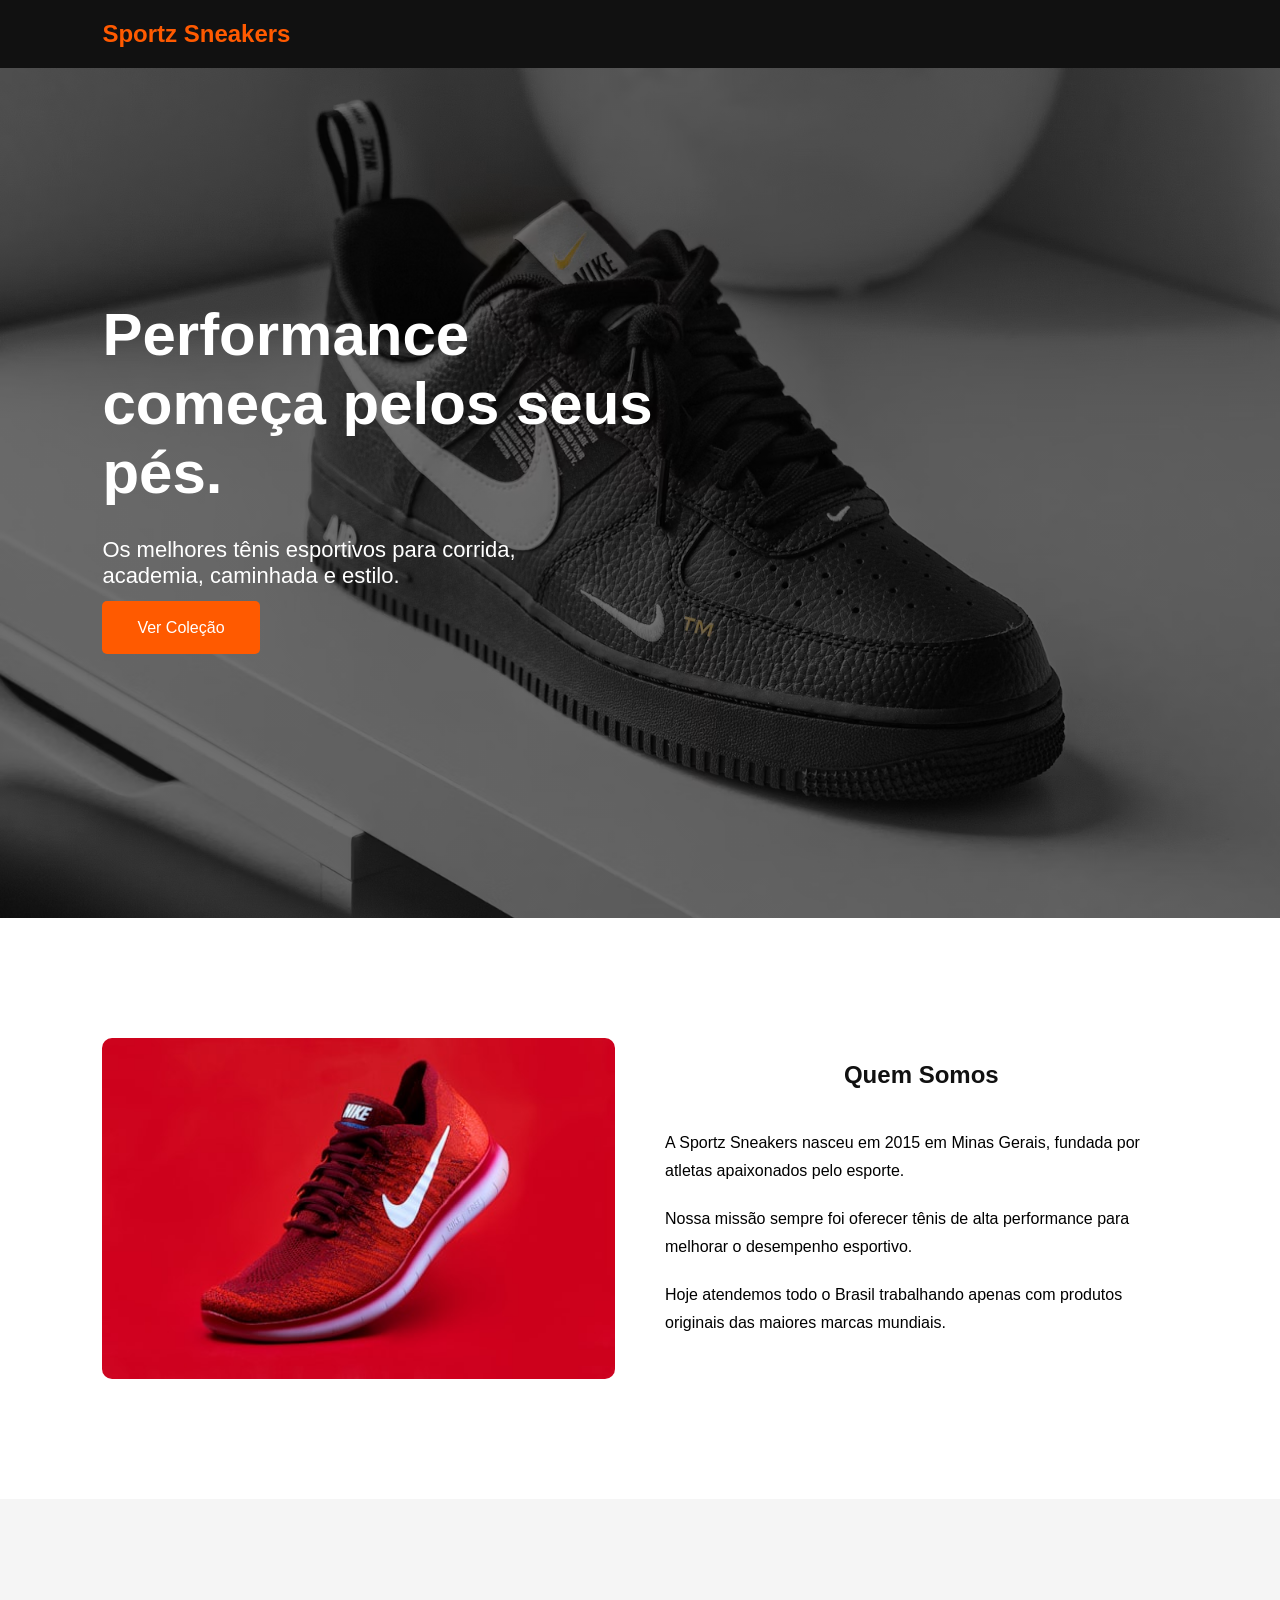
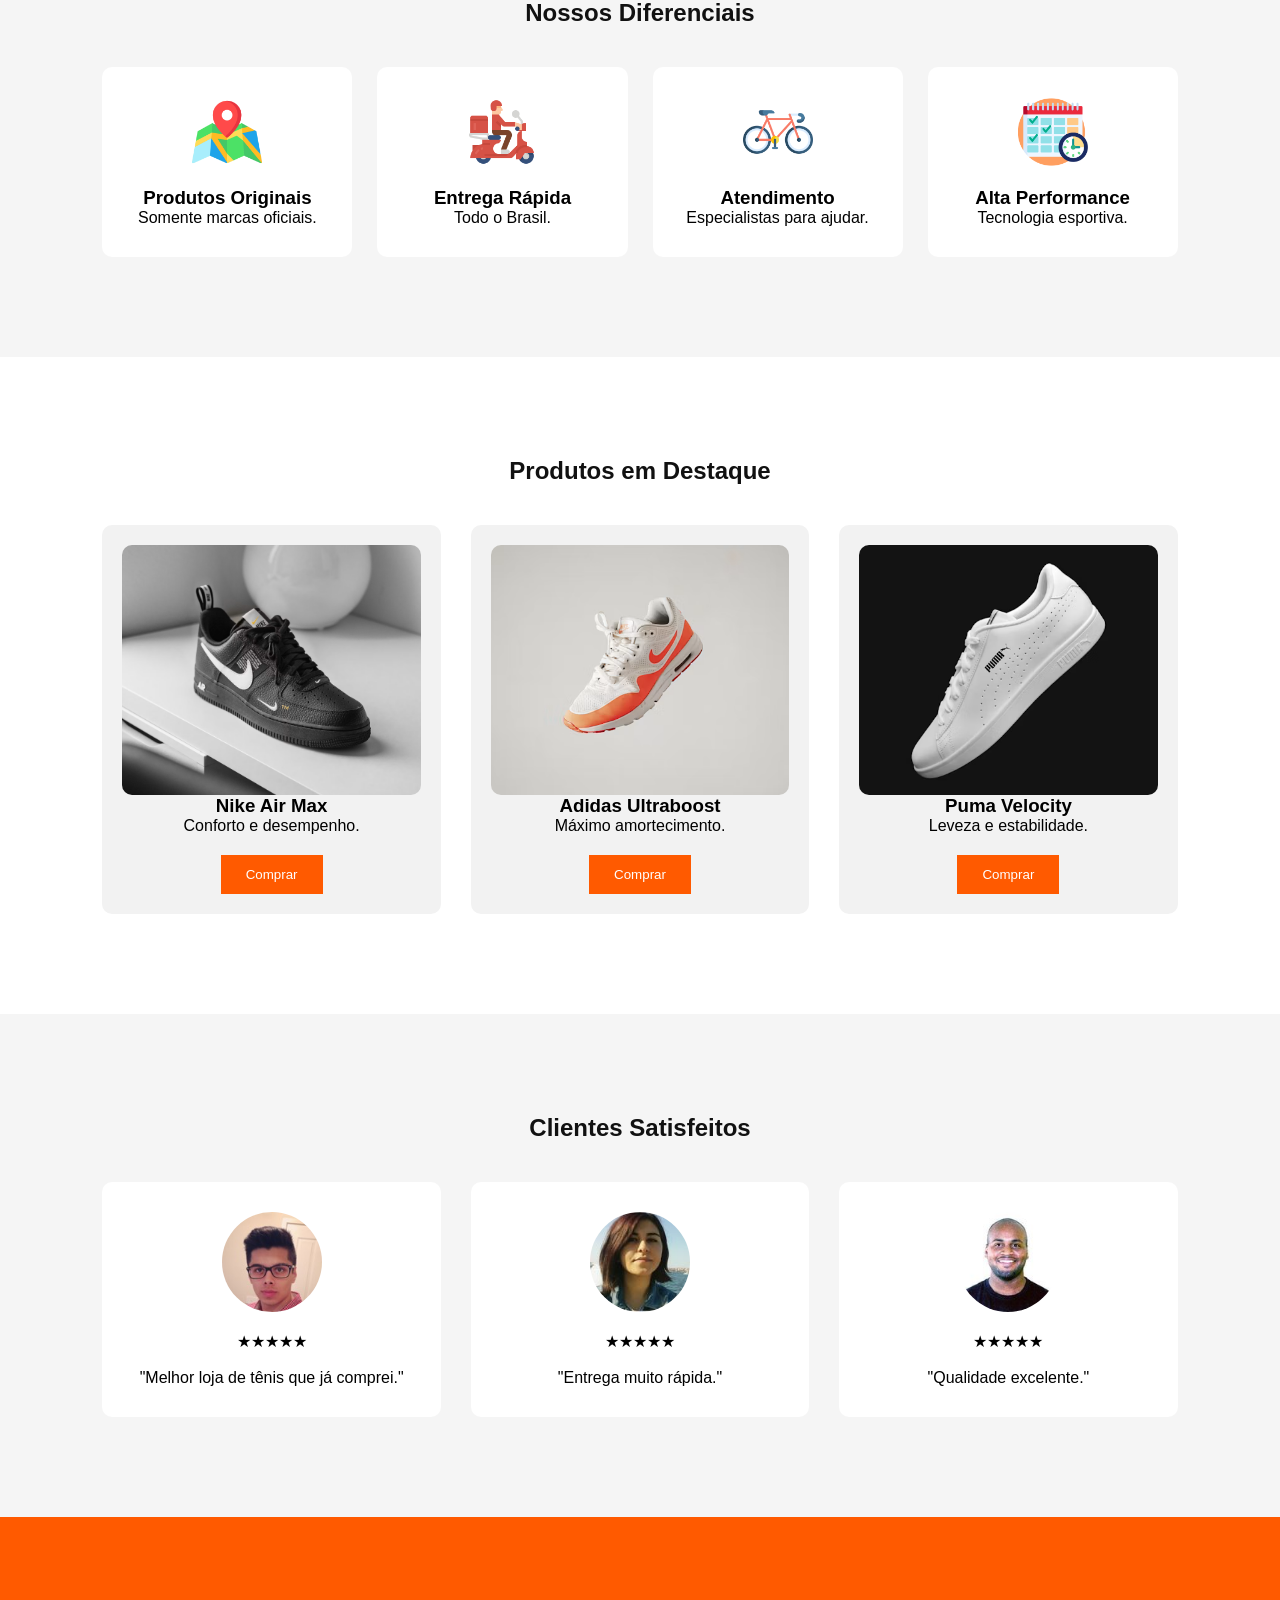
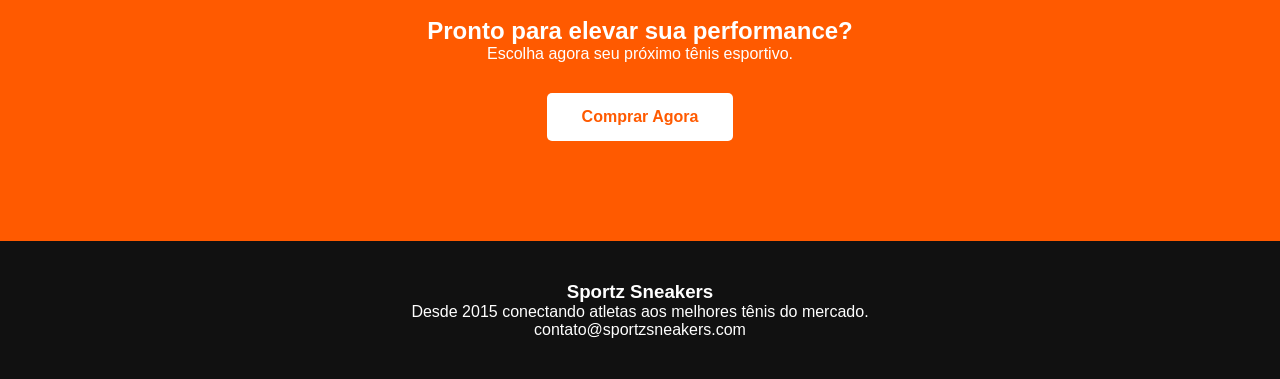
<file: index.html>
Claro — corrigi apenas a indentação, sem alterar nenhum conteúdo ou código.

<!DOCTYPE html>
<html lang="pt-br">
    <meta charset="UTF-8">
    <meta name="viewport" content="width=device-width, initial-scale=1.0">
    <title>Sportz Sneakers</title>
    <link rel="stylesheet" href="landing.css">

<body>

    <header>
        <h2 class="logo">Sportz Sneakers</h2>
    </header>

    <section class="banner" id="inicio">
        <div class="banner-texto">

            <h1>Performance começa pelos seus pés.</h1>

            <p>
                Os melhores tênis esportivos para corrida,
                academia, caminhada e estilo.
            </p>

            <a href="#produtos" class="botao">
                Ver Coleção
            </a>

        </div>
    </section>

    <section class="sobre" id="sobre">
        <div>

            <img src="tenisvermelho.jpg" alt="Tênis">

        </div>

        <div>

            <h2>Quem Somos</h2>

            <p>
                A Sportz Sneakers nasceu em 2015 em Minas Gerais,
                fundada por atletas apaixonados pelo esporte.
            </p>

            <p>
                Nossa missão sempre foi oferecer tênis de alta
                performance para melhorar o desempenho esportivo.
            </p>

            <p>
                Hoje atendemos todo o Brasil trabalhando apenas
                com produtos originais das maiores marcas mundiais.
            </p>

        </div>
    </section>

    <section class="vantagens">
        <h2>Nossos Diferenciais</h2>

        <div class="cards">

            <div class="card">

                <img src="mapa.png">

                <h3>Produtos Originais</h3>

                <p>Somente marcas oficiais.</p>

            </div>

            <div class="card">

                <img src="moto.png">

                <h3>Entrega Rápida</h3>

                <p>Todo o Brasil.</p>

            </div>

            <div class="card">

                <img src="bike.png">

                <h3>Atendimento</h3>

                <p>Especialistas para ajudar.</p>

            </div>

            <div class="card">

                <img src="calendario.png">

                <h3>Alta Performance</h3>

                <p>Tecnologia esportiva.</p>

            </div>

        </div>
    </section>

    <section class="produtos" id="produtos">

        <h2>Produtos em Destaque</h2>

        <div class="grid-produtos">

            <div class="produto">

                <img src="tenis nike preto.png">

                <h3>Nike Air Max</h3>

                <p>Conforto e desempenho.</p>

                <button>Comprar</button>

            </div>

            <div class="produto">

                <img src="tenis nike branco.png">

                <h3>Adidas Ultraboost</h3>

                <p>Máximo amortecimento.</p>

                <button>Comprar</button>

            </div>

            <div class="produto">

                <img src="tenis puma.png">

                <h3>Puma Velocity</h3>

                <p>Leveza e estabilidade.</p>

                <button>Comprar</button>

            </div>

        </div>
    </section>

    <section class="clientes">

        <h2>Clientes Satisfeitos</h2>

        <div class="depoimentos">

            <div>

                <img src="rosto 1.jpg">

                <p>
                    ★★★★★

                    <br><br>

                    "Melhor loja de tênis que já comprei."
                </p>

            </div>

            <div>

                <img src="rosto 2.jpg">

                <p>
                    ★★★★★

                    <br><br>

                    "Entrega muito rápida."
                </p>

            </div>

            <div>

                <img src="rosto 3.jpg">

                <p>
                    ★★★★★

                    <br><br>

                    "Qualidade excelente."
                </p>

            </div>

        </div>

    </section>

    <section class="cta">

        <h2>
            Pronto para elevar sua performance?
        </h2>

        <p>Escolha agora seu próximo tênis esportivo.</p>

        <a href="#produtos">
            Comprar Agora
        </a>

    </section>

    <footer id="contato">

        <h3>Sportz Sneakers</h3>

        <p>Desde 2015 conectando atletas aos melhores tênis do mercado.</p>

        <p>contato@sportzsneakers.com</p>

    </footer>
</body>
</html>
</file>
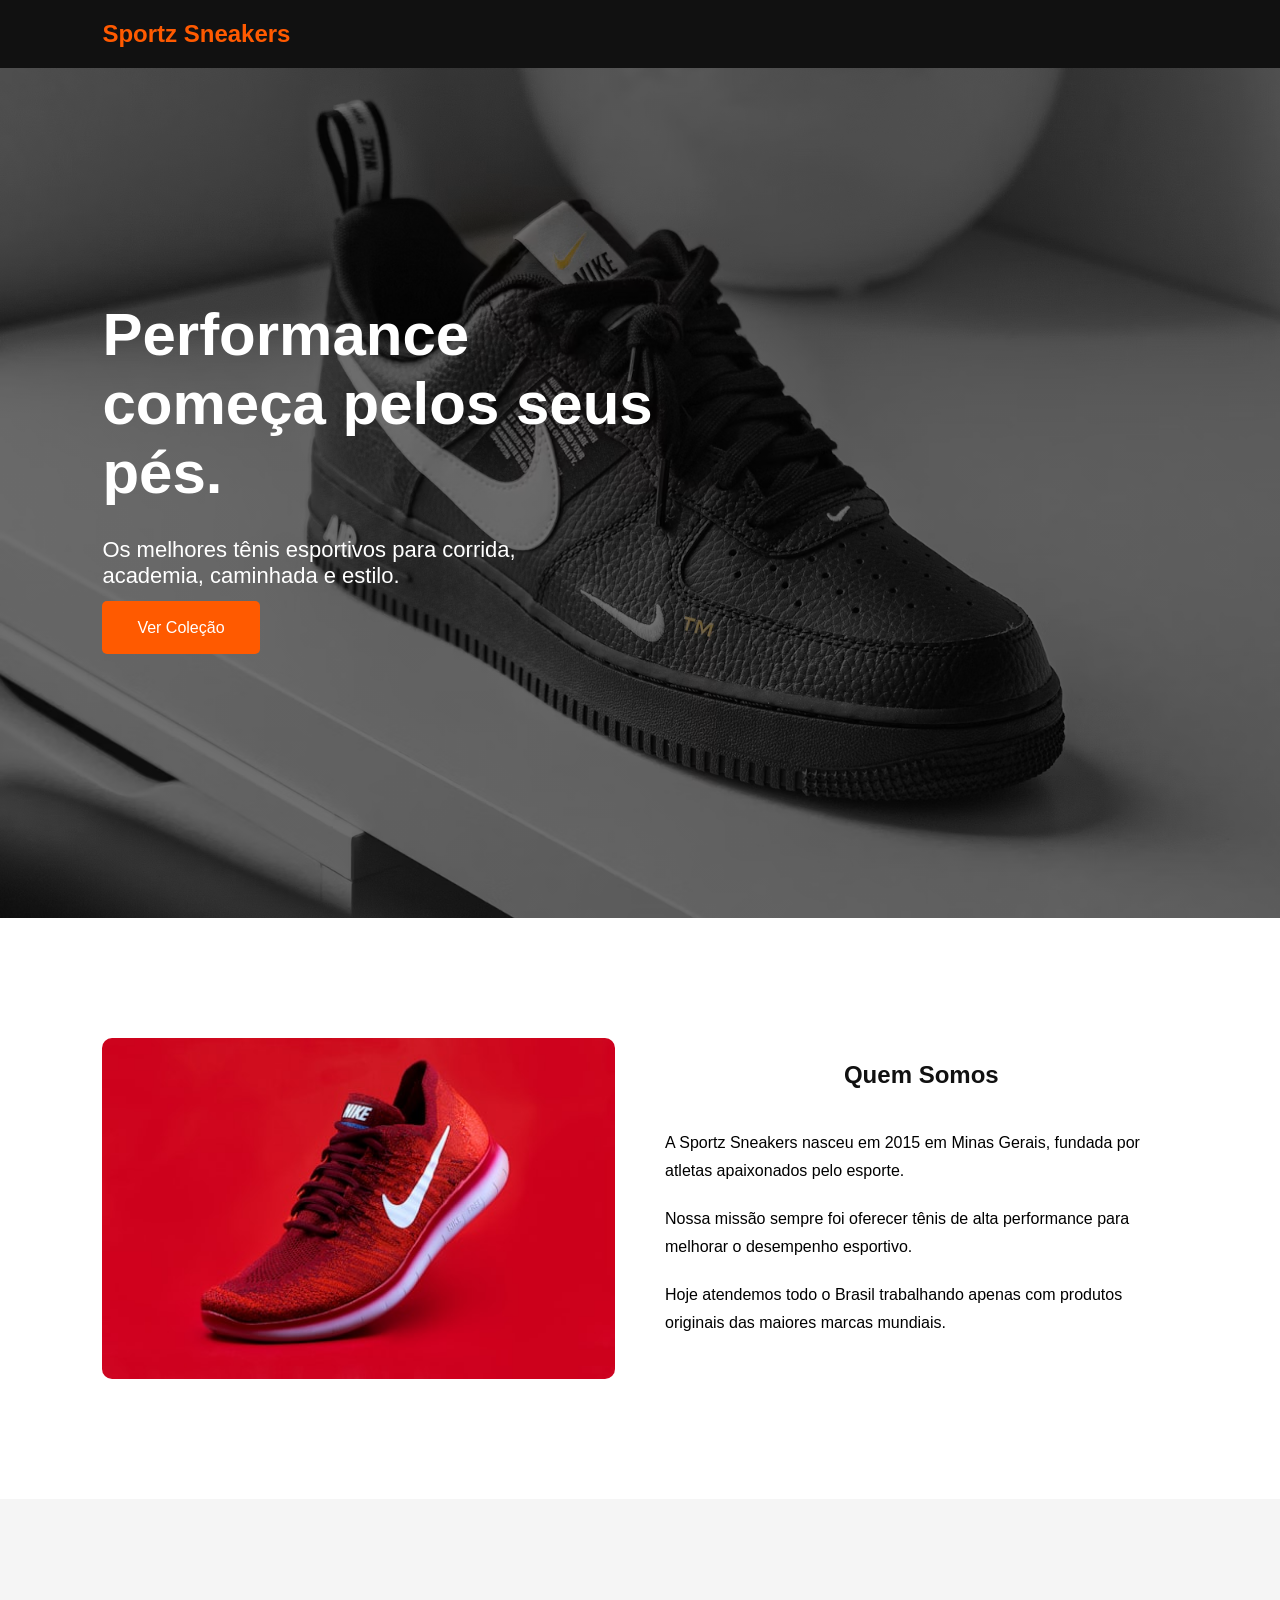
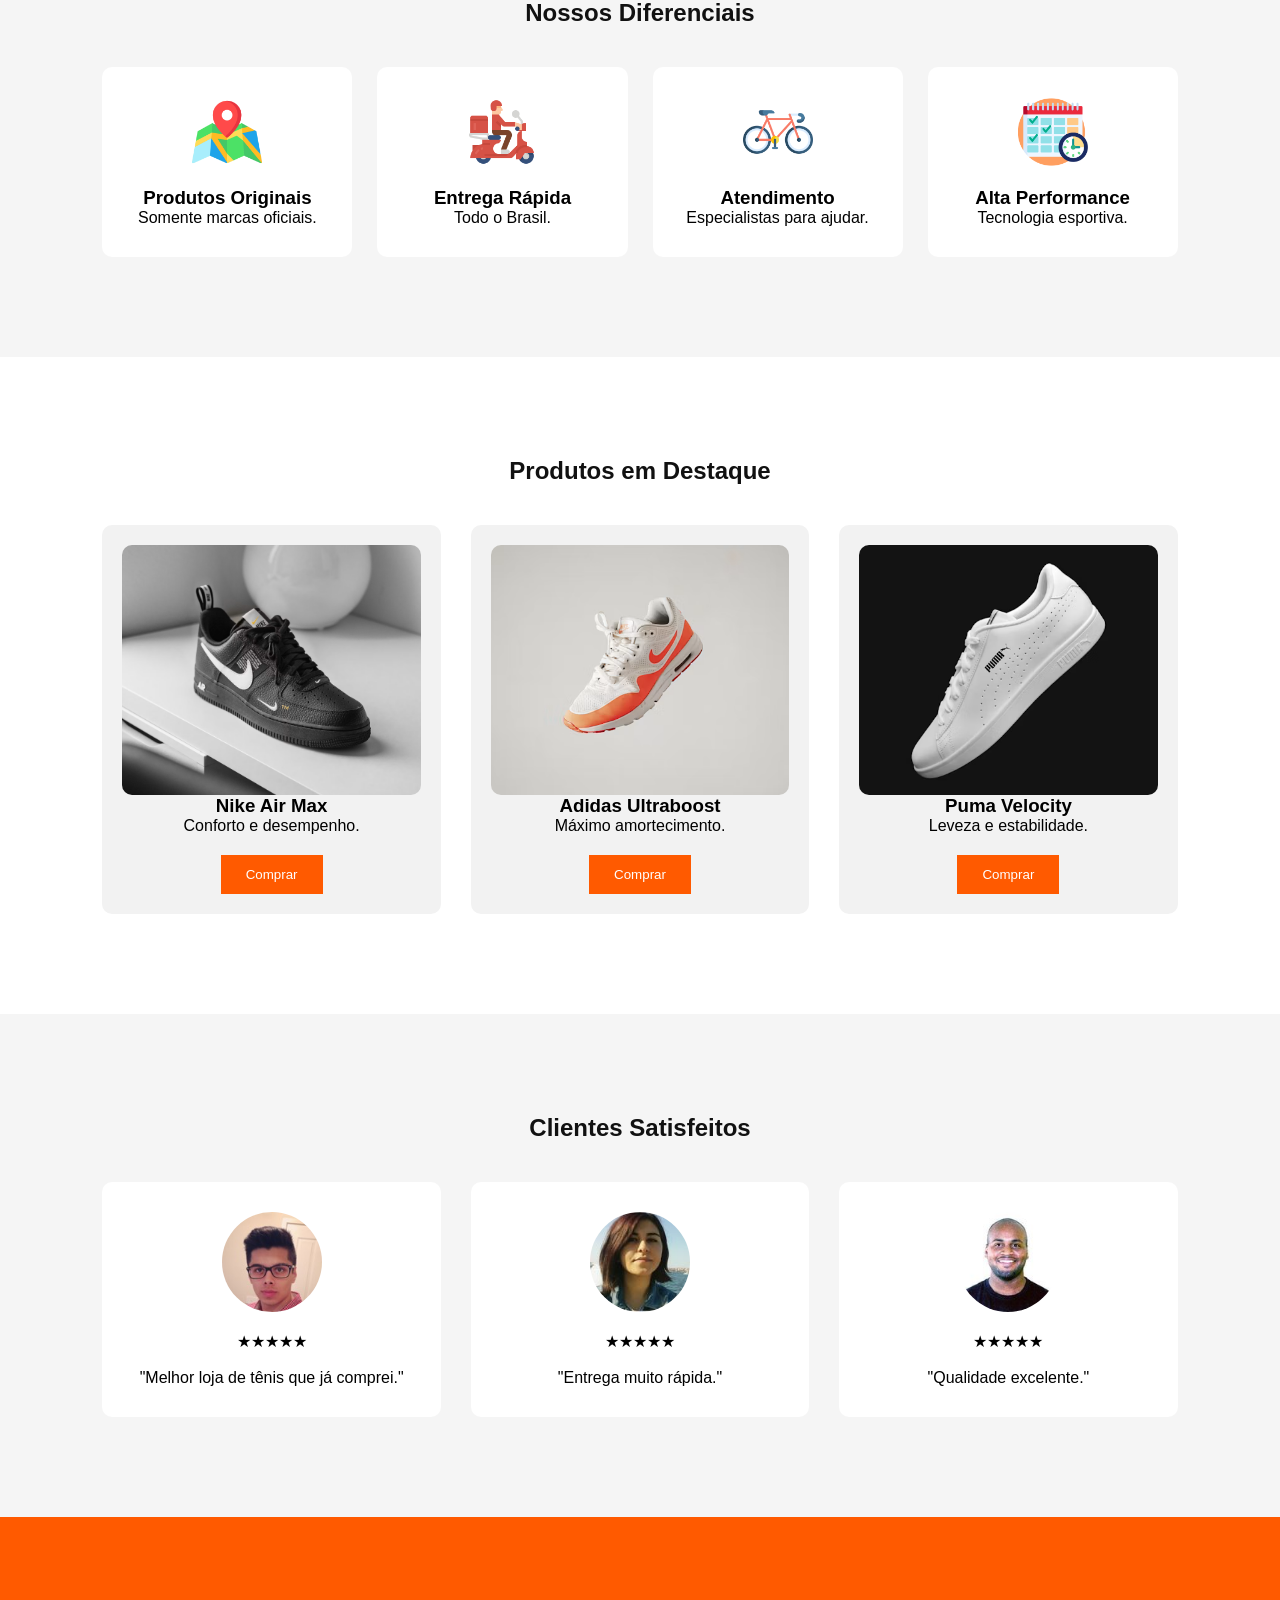
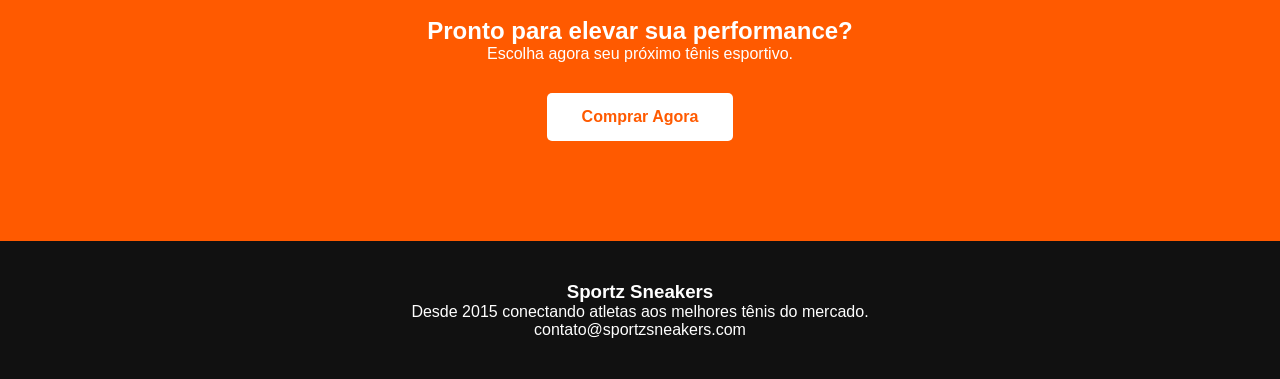
<file: landing.html>
Claro — corrigi apenas a indentação, sem alterar nenhum conteúdo ou código.

<!DOCTYPE html>
<html lang="pt-br">
    <meta charset="UTF-8">
    <meta name="viewport" content="width=device-width, initial-scale=1.0">
    <title>Sportz Sneakers</title>
    <link rel="stylesheet" href="landing.css">

<body>

    <header>
        <h2 class="logo">Sportz Sneakers</h2>
    </header>

    <section class="banner" id="inicio">
        <div class="banner-texto">

            <h1>Performance começa pelos seus pés.</h1>

            <p>
                Os melhores tênis esportivos para corrida,
                academia, caminhada e estilo.
            </p>

            <a href="#produtos" class="botao">
                Ver Coleção
            </a>

        </div>
    </section>

    <section class="sobre" id="sobre">
        <div>

            <img src="tenisvermelho.jpg" alt="Tênis">

        </div>

        <div>

            <h2>Quem Somos</h2>

            <p>
                A Sportz Sneakers nasceu em 2015 em Minas Gerais,
                fundada por atletas apaixonados pelo esporte.
            </p>

            <p>
                Nossa missão sempre foi oferecer tênis de alta
                performance para melhorar o desempenho esportivo.
            </p>

            <p>
                Hoje atendemos todo o Brasil trabalhando apenas
                com produtos originais das maiores marcas mundiais.
            </p>

        </div>
    </section>

    <section class="vantagens">
        <h2>Nossos Diferenciais</h2>

        <div class="cards">

            <div class="card">

                <img src="mapa.png">

                <h3>Produtos Originais</h3>

                <p>Somente marcas oficiais.</p>

            </div>

            <div class="card">

                <img src="moto.png">

                <h3>Entrega Rápida</h3>

                <p>Todo o Brasil.</p>

            </div>

            <div class="card">

                <img src="bike.png">

                <h3>Atendimento</h3>

                <p>Especialistas para ajudar.</p>

            </div>

            <div class="card">

                <img src="calendario.png">

                <h3>Alta Performance</h3>

                <p>Tecnologia esportiva.</p>

            </div>

        </div>
    </section>

    <section class="produtos" id="produtos">

        <h2>Produtos em Destaque</h2>

        <div class="grid-produtos">

            <div class="produto">

                <img src="tenis nike preto.png">

                <h3>Nike Air Max</h3>

                <p>Conforto e desempenho.</p>

                <button>Comprar</button>

            </div>

            <div class="produto">

                <img src="tenis nike branco.png">

                <h3>Adidas Ultraboost</h3>

                <p>Máximo amortecimento.</p>

                <button>Comprar</button>

            </div>

            <div class="produto">

                <img src="tenis puma.png">

                <h3>Puma Velocity</h3>

                <p>Leveza e estabilidade.</p>

                <button>Comprar</button>

            </div>

        </div>
    </section>

    <section class="clientes">

        <h2>Clientes Satisfeitos</h2>

        <div class="depoimentos">

            <div>

                <img src="rosto 1.jpg">

                <p>
                    ★★★★★

                    <br><br>

                    "Melhor loja de tênis que já comprei."
                </p>

            </div>

            <div>

                <img src="rosto 2.jpg">

                <p>
                    ★★★★★

                    <br><br>

                    "Entrega muito rápida."
                </p>

            </div>

            <div>

                <img src="rosto 3.jpg">

                <p>
                    ★★★★★

                    <br><br>

                    "Qualidade excelente."
                </p>

            </div>

        </div>

    </section>

    <section class="cta">

        <h2>
            Pronto para elevar sua performance?
        </h2>

        <p>Escolha agora seu próximo tênis esportivo.</p>

        <a href="#produtos">
            Comprar Agora
        </a>

    </section>

    <footer id="contato">

        <h3>Sportz Sneakers</h3>

        <p>Desde 2015 conectando atletas aos melhores tênis do mercado.</p>

        <p>contato@sportzsneakers.com</p>

    </footer>
</body>
</html>
</file>
<file: landing.css>
*{
    margin:0;
    padding:0;
    box-sizing:border-box;
    font-family:Arial,Helvetica,sans-serif;
    }
    
    html{
    scroll-behavior:smooth;
    }
    
    body{
    background:#f5f5f5;
    }
    
    header{
    display:flex;
    justify-content:space-between;
    align-items:center;
    padding:20px 8%;
    background:#111;
    position:fixed;
    width:100%;
    top:0;
    z-index:1000;
    }
    
    .logo{
    color:#ff5a00;
    }
    
    nav a{
    color:white;
    text-decoration:none;
    margin:20px;
    transition:.3s;
    }
    
    nav a:hover{
    color:#ff5a00;
    }
    
    .btn{
    background:#ff5a00;
    padding:12px 25px;
    color:white;
    text-decoration:none;
    border-radius:5px;
    }
    
    .banner{
    height:100vh;
    display:flex;
    align-items:center;
    padding:8%;
    background:linear-gradient(rgba(0,0,0,.55),rgba(0,0,0,.55)),
    url("tenis\ nike\ preto.png");
    background-size:cover;
    background-position:center;
    color:white;
    }
    
    .banner h1{
    font-size:60px;
    max-width:600px;
    }
    
    .banner p{
    font-size:22px;
    margin:30px 0;
    max-width:500px;
    }
    
    .botao{
    background:#ff5a00;
    padding:18px 35px;
    color:white;
    text-decoration:none;
    border-radius:5px;
    }
    
    .sobre{
    display:grid;
    grid-template-columns:1fr 1fr;
    gap:50px;
    padding:120px 8%;
    background:white;
    align-items:center;
    }
    
    .sobre img{
    width:100%;
    border-radius:10px;
    }
    
    .sobre h2,
    .vantagens h2,
    .produtos h2,
    .clientes h2{
    text-align:center;
    margin-bottom:40px;
    color:#111;
    }
    
    .sobre p{
    margin-bottom:20px;
    line-height:28px;
    }
    
    .vantagens{
    padding:100px 8%;
    }
    
    .cards{
    display:grid;
    grid-template-columns:repeat(auto-fit,minmax(220px,1fr));
    gap:25px;
    }
    
    .card{
    background:white;
    padding:30px;
    text-align:center;
    transition:.3s;
    border-radius:10px;
    }
    
    .card img{
    width:70px;
    margin-bottom:20px;
    }
    
    .card:hover{
    background:#ff5a00;
    color:white;
    transform:translateY(-10px);
    }
    
    .produtos{
    padding:100px 8%;
    background:white;
    }
    
    .grid-produtos{
    display:grid;
    grid-template-columns:repeat(auto-fit,minmax(250px,1fr));
    gap:30px;
    }
    
    .produto{
    background:#f2f2f2;
    padding:20px;
    text-align:center;
    border-radius:10px;
    transition:.3s;
    }

    .produto:hover{
    transform:translateY(-10px);
    }
    
    .produto img{
    width:100%;
    height:250px;
    object-fit:cover;
    border-radius:10px;
    }
    
    .produto button{
    margin-top:20px;
    padding:12px 25px;
    background:#ff5a00;
    border:none;
    color:white;
    cursor:pointer;
    }
    
    .produto button:hover{
    background:#111;
    }
    
    
    .logos{
    display:flex;
    justify-content:center;
    gap:60px;
    flex-wrap:wrap;
    }
    
    .clientes{
    padding:100px 8%;
    }
    
    .depoimentos{
    display:grid;
    grid-template-columns:repeat(auto-fit,minmax(250px,1fr));
    gap:30px;
    }
    
    .depoimentos div{
    background:white;
    padding:30px;
    text-align:center;
    border-radius:10px;
    }
    
    .depoimentos img{
    width:100px;
    height:100px;
    border-radius:50%;
    margin-bottom:20px;
    }
    
    .cta{
    padding:100px 20px;
    background:#ff5a00;
    text-align:center;
    color:white;
    }
    
    .cta a{
    display:inline-block;
    margin-top:30px;
    padding:15px 35px;
    background:white;
    color:#ff5a00;
    text-decoration:none;
    font-weight:bold;
    border-radius:5px;
    }
    
    footer{
    background:#111;
    color:white;
    text-align:center;
    padding:40px;
    }
</file>
